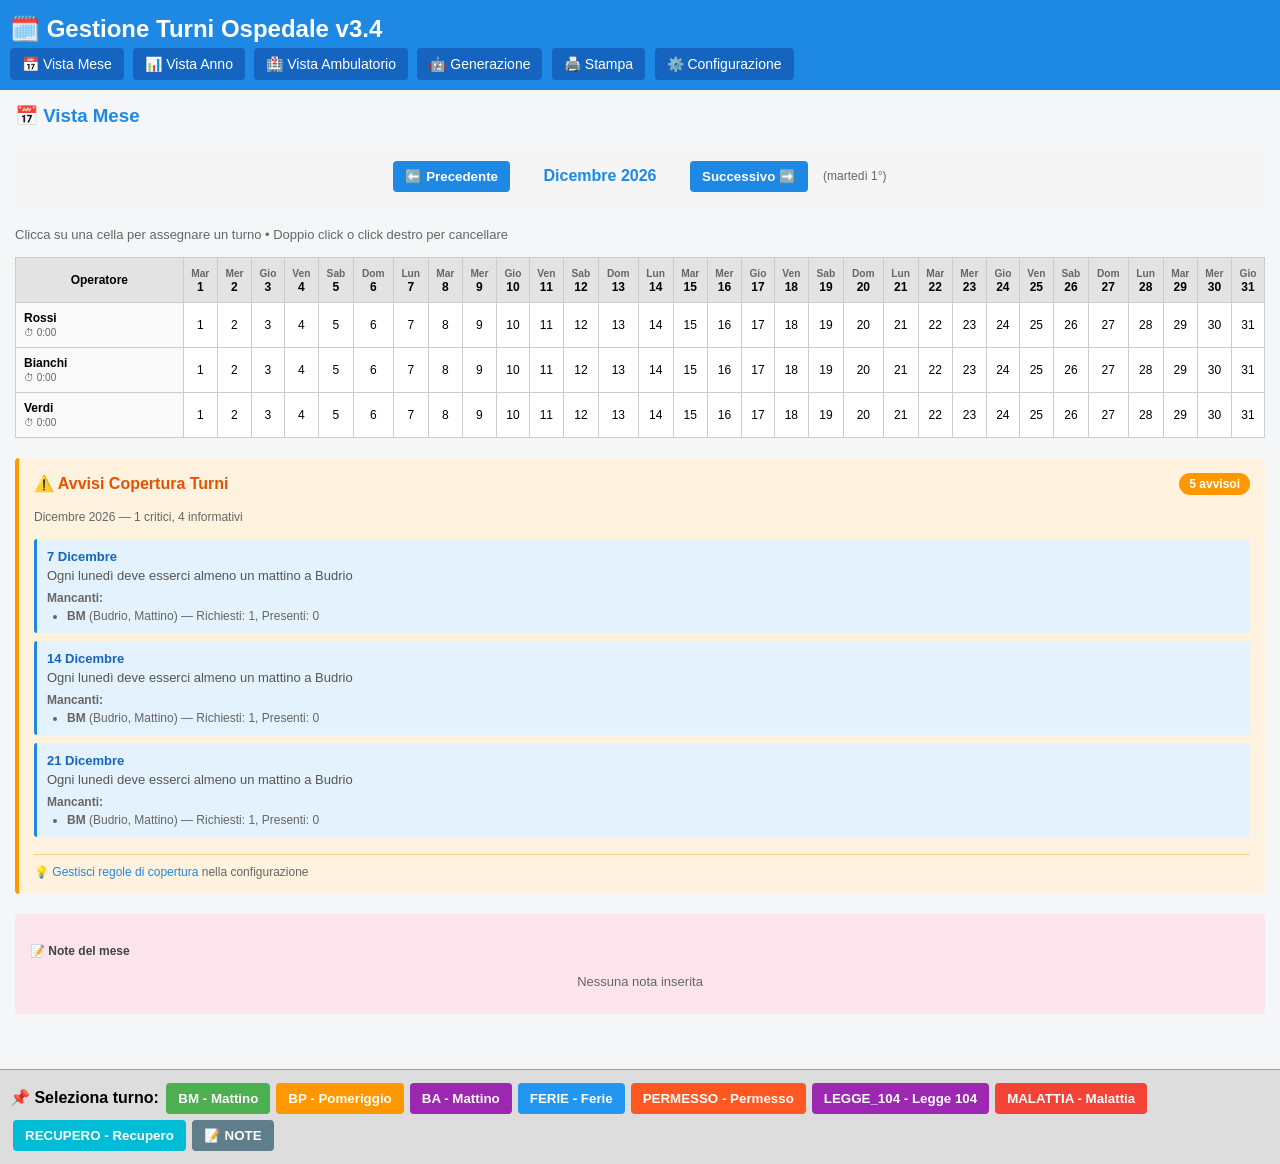
<file: index.html>
<!DOCTYPE html>
<html lang="it">
<head>
    <meta charset="UTF-8">
    <meta name="viewport" content="width=device-width, initial-scale=1.0">
    <title>Turni Ospedale v3.4</title>
    <link rel="stylesheet" href="css/style.css">
    <script src="https://cdn.sheetjs.com/xlsx-0.20.1/package/dist/xlsx.full.min.js"></script>
</head>
<body>

<header>
    <h2>🗓️ Gestione Turni Ospedale v3.4</h2>
    <nav>
        <button onclick="showView('mese')">📅 Vista Mese</button>
        <button onclick="showView('anno')">📊 Vista Anno</button>
        <button onclick="showView('ambulatorio')">🏥 Vista Ambulatorio</button>
        <button onclick="showView('auto')">🤖 Generazione</button>
        <button onclick="showView('stampa')">🖨️ Stampa</button>
        <button onclick="showView('config')">⚙️ Configurazione</button>
    </nav>
</header>

<section id="mese"></section>
<section id="anno" class="hidden"></section>
<section id="ambulatorio" class="hidden"></section>
<section id="auto" class="hidden"></section>
<section id="stampa" class="hidden"></section>
<section id="config" class="hidden"></section>

<footer>
    <strong>📌 Seleziona turno:</strong>
    <span id="turniBar"></span>
</footer>

<script type="module" src="js/app.js?v=4.8"></script>

</body>
</html>
</file>
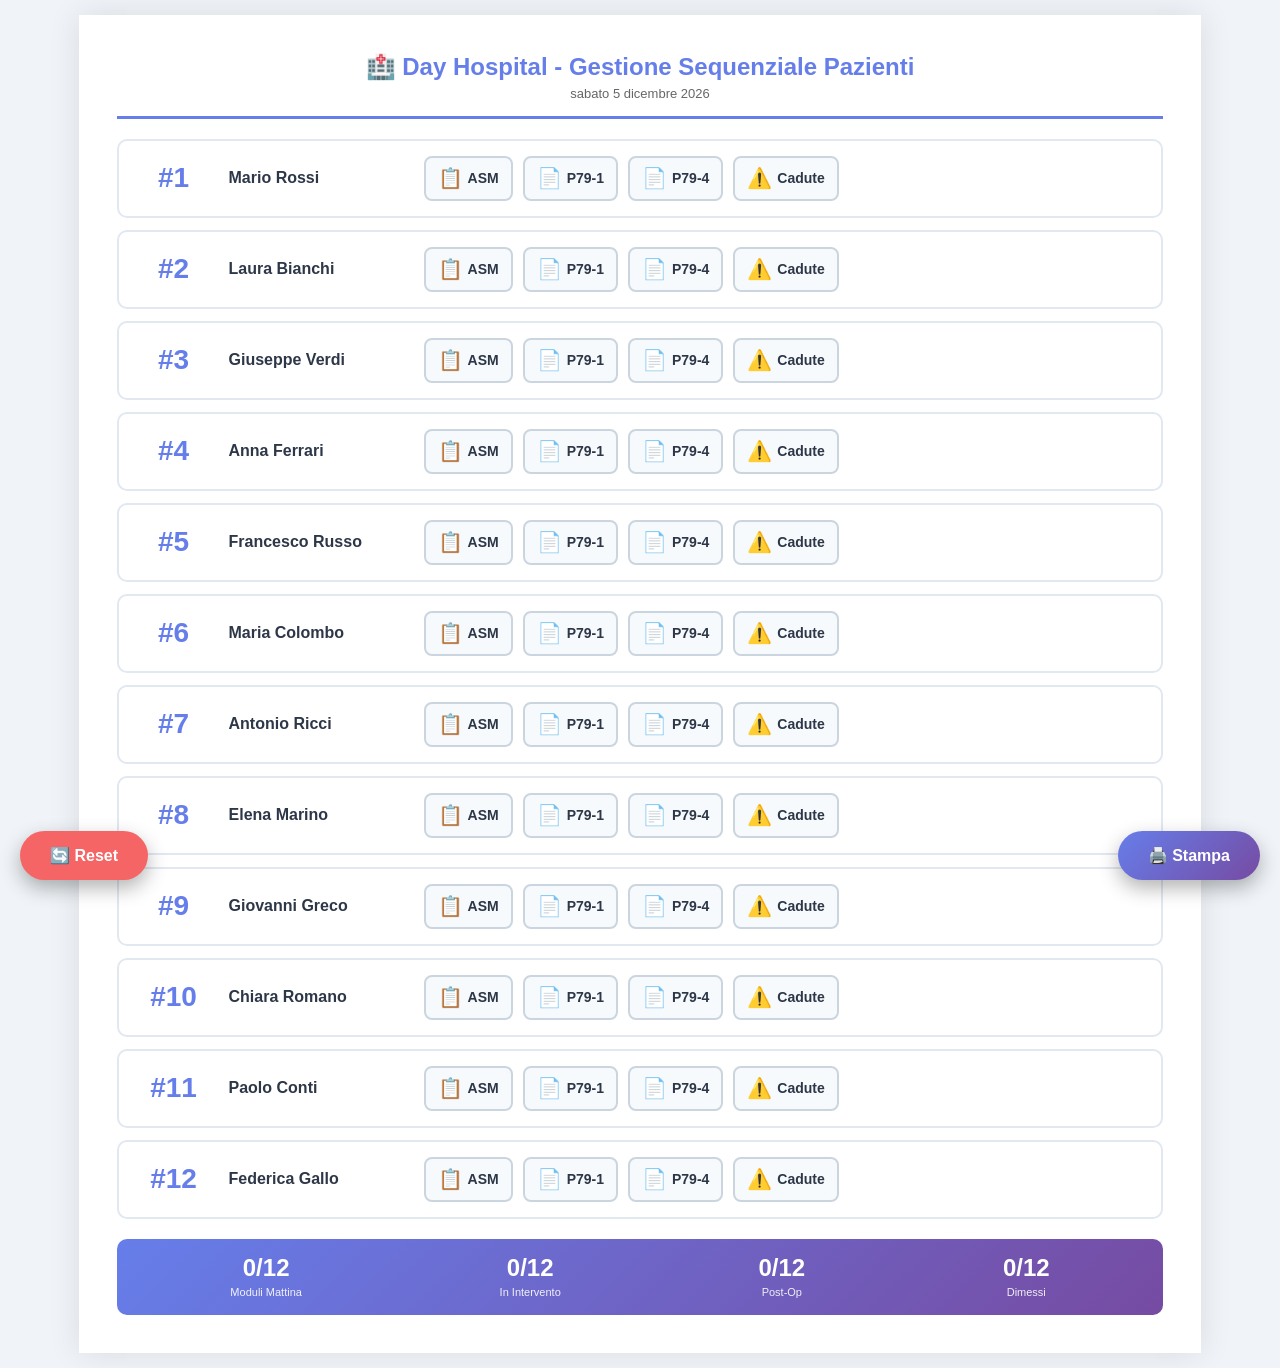
<file: day-hospital-app (5).html>
<!DOCTYPE html>
<html lang="it">
<head>
    <meta charset="UTF-8">
    <meta name="viewport" content="width=device-width, initial-scale=1.0">
    <title>Day Hospital - Gestione Pazienti</title>
    <style>
        * {
            margin: 0;
            padding: 0;
            box-sizing: border-box;
        }

        @media print {
            body {
                background: white !important;
            }
            .no-print {
                display: none !important;
            }
        }

        body {
            font-family: 'Segoe UI', Tahoma, Geneva, Verdana, sans-serif;
            background: #f0f4f8;
            padding: 15px;
        }

        .page-container {
            max-width: 29.7cm;
            margin: 0 auto;
            background: white;
            padding: 1cm;
            box-shadow: 0 0 30px rgba(0,0,0,0.1);
        }

        .header {
            text-align: center;
            margin-bottom: 20px;
            padding-bottom: 15px;
            border-bottom: 3px solid #667eea;
        }

        .header h1 {
            color: #667eea;
            font-size: 24px;
            margin-bottom: 5px;
        }

        .header .date {
            color: #666;
            font-size: 13px;
        }

        .patients-container {
            display: flex;
            flex-direction: column;
            gap: 12px;
        }

        .patient-row {
            display: grid;
            grid-template-columns: 80px 180px 1fr;
            gap: 15px;
            align-items: center;
            padding: 15px;
            border: 2px solid #e2e8f0;
            border-radius: 10px;
            transition: all 0.3s;
            background: white;
        }

        .patient-row.completed {
            background: linear-gradient(135deg, #c6f6d5, #9ae6b4);
            border-color: #48bb78;
        }

        .patient-number {
            font-size: 28px;
            font-weight: bold;
            color: #667eea;
            text-align: center;
        }

        .patient-name {
            font-size: 16px;
            font-weight: 600;
            color: #2d3748;
        }

        .actions-area {
            display: flex;
            gap: 10px;
            flex-wrap: wrap;
            align-items: center;
        }

        .icon-btn {
            display: inline-flex;
            align-items: center;
            justify-content: center;
            min-width: 70px;
            height: 45px;
            padding: 8px 12px;
            border-radius: 8px;
            cursor: pointer;
            transition: all 0.3s;
            background: #f7fafc;
            border: 2px solid #cbd5e0;
            font-size: 14px;
            font-weight: 600;
            color: #2d3748;
            position: relative;
        }

        .icon-btn:hover {
            transform: translateY(-3px);
            box-shadow: 0 4px 12px rgba(0,0,0,0.15);
            border-color: #667eea;
        }

        .icon-btn.completed {
            background: linear-gradient(135deg, #48bb78, #38a169);
            border-color: #38a169;
            color: white;
        }

        .icon-btn .emoji {
            font-size: 20px;
            margin-right: 5px;
        }

        .info-badge {
            display: inline-flex;
            align-items: center;
            padding: 8px 15px;
            background: #edf2f7;
            border-radius: 8px;
            font-size: 13px;
            font-weight: 600;
            color: #2d3748;
            border: 2px solid #cbd5e0;
            transition: all 0.3s;
        }

        .info-badge:hover {
            transform: translateY(-2px);
            box-shadow: 0 4px 12px rgba(0,0,0,0.15);
        }

        .info-badge.anestesia {
            background: #bee3f8;
            border-color: #4299e1;
            color: #2c5282;
        }

        .info-badge.orario {
            background: #fed7e2;
            border-color: #f687b3;
            color: #97266d;
        }

        .modal {
            display: none;
            position: fixed;
            top: 0;
            left: 0;
            width: 100%;
            height: 100%;
            background: rgba(0,0,0,0.7);
            z-index: 1000;
            align-items: center;
            justify-content: center;
        }

        .modal.active {
            display: flex;
        }

        .modal-content {
            background: white;
            border-radius: 15px;
            padding: 30px;
            max-width: 500px;
            width: 90%;
            box-shadow: 0 20px 60px rgba(0,0,0,0.3);
        }

        .modal-title {
            font-size: 22px;
            font-weight: bold;
            color: #2d3748;
            margin-bottom: 20px;
            text-align: center;
        }

        .anestesia-options {
            display: flex;
            flex-direction: column;
            gap: 12px;
        }

        .anestesia-btn {
            padding: 15px;
            background: #f7fafc;
            border: 2px solid #cbd5e0;
            border-radius: 10px;
            cursor: pointer;
            transition: all 0.3s;
            font-size: 16px;
            font-weight: 600;
            color: #2d3748;
            text-align: left;
        }

        .anestesia-btn:hover {
            background: #667eea;
            border-color: #667eea;
            color: white;
            transform: translateX(5px);
        }

        .close-modal-btn {
            margin-top: 20px;
            width: 100%;
            padding: 12px;
            background: #e2e8f0;
            border: none;
            border-radius: 8px;
            cursor: pointer;
            font-size: 14px;
            font-weight: 600;
            color: #4a5568;
        }

        .stats-bar {
            display: flex;
            justify-content: space-around;
            margin-top: 20px;
            padding: 15px;
            background: linear-gradient(135deg, #667eea, #764ba2);
            border-radius: 10px;
            color: white;
        }

        .stat-item {
            text-align: center;
        }

        .stat-number {
            font-size: 24px;
            font-weight: bold;
            display: block;
        }

        .stat-label {
            font-size: 11px;
            opacity: 0.9;
        }

        .print-btn, .reset-btn {
            position: fixed;
            bottom: 20px;
            padding: 15px 30px;
            border: none;
            border-radius: 50px;
            font-size: 16px;
            font-weight: 600;
            cursor: pointer;
            box-shadow: 0 8px 20px rgba(0,0,0,0.3);
            transition: transform 0.3s;
            z-index: 999;
        }

        .print-btn {
            right: 20px;
            background: linear-gradient(135deg, #667eea, #764ba2);
            color: white;
        }

        .reset-btn {
            left: 20px;
            background: #f56565;
            color: white;
        }

        .print-btn:hover, .reset-btn:hover {
            transform: translateY(-3px);
        }

        @media (max-width: 768px) {
            .patient-row {
                grid-template-columns: 60px 1fr;
                gap: 10px;
            }

            .patient-name {
                grid-column: 2;
            }

            .actions-area {
                grid-column: 1 / -1;
            }

            .icon-btn {
                min-width: 60px;
                height: 40px;
                font-size: 12px;
            }
        }
    </style>
</head>
<body>
    <div class="page-container">
        <div class="header">
            <h1>🏥 Day Hospital - Gestione Sequenziale Pazienti</h1>
            <div class="date" id="currentDate"></div>
        </div>

        <div class="patients-container" id="patientsContainer"></div>

        <div class="stats-bar">
            <div class="stat-item">
                <span class="stat-number" id="statFase1">0/12</span>
                <span class="stat-label">Moduli Mattina</span>
            </div>
            <div class="stat-item">
                <span class="stat-number" id="statFase2">0/12</span>
                <span class="stat-label">In Intervento</span>
            </div>
            <div class="stat-item">
                <span class="stat-number" id="statFase3">0/12</span>
                <span class="stat-label">Post-Op</span>
            </div>
            <div class="stat-item">
                <span class="stat-number" id="statFase4">0/12</span>
                <span class="stat-label">Dimessi</span>
            </div>
        </div>
    </div>

    <!-- Modal Anestesia -->
    <div class="modal" id="anestesiaModal">
        <div class="modal-content">
            <div class="modal-title">Seleziona Tipo Anestesia</div>
            <div class="anestesia-options">
                <div class="anestesia-btn" onclick="selectAnestesia('AG')">
                    💉 AG - Anestesia Generale
                </div>
                <div class="anestesia-btn" onclick="selectAnestesia('ALS')">
                    💉 ALS - Anestesia Loco-regionale Spinale
                </div>
                <div class="anestesia-btn" onclick="selectAnestesia('AL')">
                    💉 AL - Anestesia Locale
                </div>
                <div class="anestesia-btn" onclick="selectAnestesia('ALS+S')">
                    💉 ALS+S - Spinale + Sedazione
                </div>
                <div class="anestesia-btn" onclick="selectAnestesia('AL+S')">
                    💉 AL+S - Locale + Sedazione
                </div>
            </div>
            <button class="close-modal-btn" onclick="closeAnestesiaModal()">Annulla</button>
        </div>
    </div>

    <button class="print-btn no-print" onclick="window.print()">🖨️ Stampa</button>
    <button class="reset-btn no-print" onclick="resetDay()">🔄 Reset</button>

    <script>
        let patients = [];
        let currentPatientId = null;

        function initPatients() {
            const names = [
                'Mario Rossi', 'Laura Bianchi', 'Giuseppe Verdi', 'Anna Ferrari',
                'Francesco Russo', 'Maria Colombo', 'Antonio Ricci', 'Elena Marino',
                'Giovanni Greco', 'Chiara Romano', 'Paolo Conti', 'Federica Gallo'
            ];

            patients = names.map((name, index) => ({
                id: index + 1,
                number: index + 1,
                name: name,
                fase: 1, // 1=Mattina, 2=Intervento, 3=Post-Op, 4=Dimissione
                // Fase 1
                asm: false,
                p79_1: false,
                p79_4: false,
                cadute: false,
                // Fase 2
                rientro: null,
                anestesia: null,
                // Fase 3
                colazione: null,
                alzato: null,
                urinato: null,
                pranzo: null,
                // Fase 4
                dimissioneAnestesista: false,
                dimissioneChirurgo: false,
                stampato: false
            }));

            saveData();
        }

        function saveData() {
            localStorage.setItem('dayHospitalSequential', JSON.stringify(patients));
        }

        function loadData() {
            const saved = localStorage.getItem('dayHospitalSequential');
            if (saved) {
                patients = JSON.parse(saved);
            } else {
                initPatients();
            }
        }

        function init() {
            loadData();
            updateDate();
            renderPatients();
            updateStats();
        }

        function updateDate() {
            const now = new Date();
            const options = { weekday: 'long', year: 'numeric', month: 'long', day: 'numeric' };
            document.getElementById('currentDate').textContent = now.toLocaleDateString('it-IT', options);
        }

        function renderPatients() {
            const container = document.getElementById('patientsContainer');
            container.innerHTML = patients.map(patient => {
                // Verde quando colazione, alzato, urinato e pranzo sono tutti completati
                const isPostOpComplete = patient.colazione && patient.alzato && 
                                        patient.urinato && patient.pranzo;
                
                return `
                    <div class="patient-row ${isPostOpComplete ? 'completed' : ''}">
                        <div class="patient-number">#${patient.number}</div>
                        <div class="patient-name">${patient.name}</div>
                        <div class="actions-area">
                            ${renderPatientActions(patient)}
                        </div>
                    </div>
                `;
            }).join('');
        }

        function renderPatientActions(patient) {
            if (patient.fase === 1) {
                // FASE 1: Moduli mattina
                return `
                    <div class="icon-btn ${patient.asm ? 'completed' : ''}" 
                         onclick="toggleFase1(${patient.id}, 'asm')">
                        <span class="emoji">📋</span> ASM
                    </div>
                    <div class="icon-btn ${patient.p79_1 ? 'completed' : ''}" 
                         onclick="toggleFase1(${patient.id}, 'p79_1')">
                        <span class="emoji">📄</span> P79-1
                    </div>
                    <div class="icon-btn ${patient.p79_4 ? 'completed' : ''}" 
                         onclick="toggleFase1(${patient.id}, 'p79_4')">
                        <span class="emoji">📄</span> P79-4
                    </div>
                    <div class="icon-btn ${patient.cadute ? 'completed' : ''}" 
                         onclick="toggleFase1(${patient.id}, 'cadute')">
                        <span class="emoji">⚠️</span> Cadute
                    </div>
                `;
            } else if (patient.fase === 2) {
                // FASE 2: Intervento - mostra sempre rientro e anestesia
                let html = '';
                if (!patient.rientro) {
                    html += `
                        <div class="icon-btn" onclick="setRientro(${patient.id})">
                            <span class="emoji">⬆️</span> Rientro
                        </div>
                    `;
                } else {
                    html += `<div class="info-badge orario">⬆️ Rientro: ${patient.rientro}</div>`;
                }
                
                if (!patient.anestesia) {
                    html += `
                        <div class="icon-btn" onclick="openAnestesiaModal(${patient.id})">
                            <span class="emoji">💉</span> Anestesia
                        </div>
                    `;
                } else {
                    html += `<div class="info-badge anestesia">💉 ${patient.anestesia}</div>`;
                }
                
                return html;
            } else if (patient.fase === 3) {
                // FASE 3: Post-Operatorio - mostra sempre rientro e anestesia
                let html = '';
                
                // Mantieni visibili rientro e anestesia - cliccabili per modificare
                html += `<div class="info-badge orario" onclick="setRientro(${patient.id})" style="cursor: pointer;" title="Clicca per modificare o cancellare">⬆️ Rientro: ${patient.rientro}</div>`;
                html += `<div class="info-badge anestesia" onclick="openAnestesiaModal(${patient.id})" style="cursor: pointer;" title="Clicca per modificare o cancellare">💉 ${patient.anestesia}</div>`;
                
                if (!patient.colazione) {
                    html += `<div class="icon-btn" onclick="setOrario(${patient.id}, 'colazione')">
                        <span class="emoji">☕</span> Colazione
                    </div>`;
                } else {
                    html += `<div class="info-badge orario" onclick="setOrario(${patient.id}, 'colazione')" style="cursor: pointer;" title="Clicca per modificare o cancellare">☕ ${patient.colazione}</div>`;
                }
                
                if (!patient.alzato) {
                    html += `<div class="icon-btn" onclick="setOrario(${patient.id}, 'alzato')">
                        <span class="emoji">🚶</span> Alzato
                    </div>`;
                } else {
                    html += `<div class="info-badge orario" onclick="setOrario(${patient.id}, 'alzato')" style="cursor: pointer;" title="Clicca per modificare o cancellare">🚶 ${patient.alzato}</div>`;
                }
                
                if (!patient.urinato) {
                    html += `<div class="icon-btn" onclick="setOrario(${patient.id}, 'urinato')">
                        <span class="emoji">🚽</span> Urinato
                    </div>`;
                } else {
                    html += `<div class="info-badge orario" onclick="setOrario(${patient.id}, 'urinato')" style="cursor: pointer;" title="Clicca per modificare o cancellare">🚽 ${patient.urinato}</div>`;
                }
                
                if (!patient.pranzo) {
                    html += `<div class="icon-btn" onclick="setOrario(${patient.id}, 'pranzo')">
                        <span class="emoji">🍽️</span> Pranzo
                    </div>`;
                } else {
                    html += `<div class="info-badge orario" onclick="setOrario(${patient.id}, 'pranzo')" style="cursor: pointer;" title="Clicca per modificare o cancellare">🍽️ ${patient.pranzo}</div>`;
                }
                
                return html;
            } else if (patient.fase === 4) {
                // FASE 4: Dimissione - mostra sempre rientro e anestesia
                let html = '';
                
                // Mantieni visibili rientro e anestesia - cliccabili per modificare
                html += `<div class="info-badge orario" onclick="setRientro(${patient.id})" style="cursor: pointer;" title="Clicca per modificare o cancellare">⬆️ Rientro: ${patient.rientro}</div>`;
                html += `<div class="info-badge anestesia" onclick="openAnestesiaModal(${patient.id})" style="cursor: pointer;" title="Clicca per modificare o cancellare">💉 ${patient.anestesia}</div>`;
                
                html += `
                    <div class="icon-btn ${patient.dimissioneAnestesista ? 'completed' : ''}" 
                         onclick="toggleFase4(${patient.id}, 'dimissioneAnestesista')">
                        <span class="emoji">👨‍⚕️</span> Anestesista
                    </div>
                    <div class="icon-btn ${patient.dimissioneChirurgo ? 'completed' : ''}" 
                         onclick="toggleFase4(${patient.id}, 'dimissioneChirurgo')">
                        <span class="emoji">⚕️</span> Chirurgo
                    </div>
                    <div class="icon-btn ${patient.stampato ? 'completed' : ''}" 
                         onclick="toggleFase4(${patient.id}, 'stampato')">
                        <span class="emoji">🖨️</span> Stampato
                    </div>
                `;
                
                return html;
            }
        }

        function toggleFase1(patientId, field) {
            const patient = patients.find(p => p.id === patientId);
            patient[field] = !patient[field];
            
            // Check if all fase 1 completed
            if (patient.asm && patient.p79_1 && patient.p79_4 && patient.cadute) {
                patient.fase = 2;
            }
            
            saveData();
            renderPatients();
            updateStats();
        }

        function setRientro(patientId) {
            const patient = patients.find(p => p.id === patientId);
            
            // Se già impostato, chiedi conferma per cancellare
            if (patient.rientro) {
                if (confirm('Vuoi cancellare l\'orario di rientro?')) {
                    patient.rientro = null;
                    // Non torna indietro di fase, rimane in fase 2
                    saveData();
                    renderPatients();
                    updateStats();
                }
                return;
            }
            
            // Altrimenti imposta l'orario attuale
            const now = new Date();
            patient.rientro = now.toLocaleTimeString('it-IT', { hour: '2-digit', minute: '2-digit' });
            
            checkFase2Complete(patient);
            saveData();
            renderPatients();
            updateStats();
        }

        function openAnestesiaModal(patientId) {
            currentPatientId = patientId;
            document.getElementById('anestesiaModal').classList.add('active');
        }

        function closeAnestesiaModal() {
            document.getElementById('anestesiaModal').classList.remove('active');
            currentPatientId = null;
        }

        function selectAnestesia(tipo) {
            const patient = patients.find(p => p.id === currentPatientId);
            
            // Se clicco sullo stesso tipo già selezionato, chiedi conferma per cancellare
            if (patient.anestesia === tipo) {
                if (confirm('Vuoi cancellare il tipo di anestesia?')) {
                    patient.anestesia = null;
                    closeAnestesiaModal();
                    saveData();
                    renderPatients();
                    updateStats();
                }
                return;
            }
            
            patient.anestesia = tipo;
            
            checkFase2Complete(patient);
            closeAnestesiaModal();
            saveData();
            renderPatients();
            updateStats();
        }

        function checkFase2Complete(patient) {
            if (patient.rientro && patient.anestesia) {
                patient.fase = 3;
            }
        }

        function setOrario(patientId, field) {
            const patient = patients.find(p => p.id === patientId);
            
            // Se già impostato, chiedi conferma per cancellare
            if (patient[field]) {
                const fieldNames = {
                    colazione: 'colazione',
                    alzato: 'mobilizzazione',
                    urinato: 'minzione',
                    pranzo: 'pranzo'
                };
                if (confirm(`Vuoi cancellare l'orario di ${fieldNames[field]}?`)) {
                    patient[field] = null;
                    // Se era in fase 4 (dimissione), torna in fase 3 (post-op)
                    if (patient.fase === 4) {
                        patient.fase = 3;
                    }
                    saveData();
                    renderPatients();
                    updateStats();
                }
                return;
            }
            
            // Altrimenti imposta l'orario attuale
            const now = new Date();
            patient[field] = now.toLocaleTimeString('it-IT', { hour: '2-digit', minute: '2-digit' });
            
            // Check if all fase 3 completed
            if (patient.colazione && patient.alzato && patient.urinato && patient.pranzo) {
                patient.fase = 4;
            }
            
            saveData();
            renderPatients();
            updateStats();
        }

        function toggleFase4(patientId, field) {
            const patient = patients.find(p => p.id === patientId);
            patient[field] = !patient[field];
            // Non torna indietro di fase, rimane in fase 4
            saveData();
            renderPatients();
            updateStats();
        }

        function updateStats() {
            const fase1Complete = patients.filter(p => p.fase >= 2).length;
            const fase2Complete = patients.filter(p => p.fase >= 3).length;
            const fase3Complete = patients.filter(p => p.fase >= 4).length;
            const fase4Complete = patients.filter(p => 
                p.fase === 4 && p.dimissioneAnestesista && p.dimissioneChirurgo && p.stampato
            ).length;

            document.getElementById('statFase1').textContent = `${fase1Complete}/12`;
            document.getElementById('statFase2').textContent = `${fase2Complete}/12`;
            document.getElementById('statFase3').textContent = `${fase3Complete}/12`;
            document.getElementById('statFase4').textContent = `${fase4Complete}/12`;
        }

        function resetDay() {
            if (confirm('Sei sicuro di voler resettare tutti i dati della giornata?')) {
                initPatients();
                renderPatients();
                updateStats();
            }
        }

        // Chiudi modal con ESC
        document.addEventListener('keydown', (e) => {
            if (e.key === 'Escape') {
                closeAnestesiaModal();
            }
        });

        window.onload = init;
    </script>
</body>
</html>
</file>
<file: css/style.css>
body {
    font-family: Arial, sans-serif;
    margin: 0;
    background: #f4f6f8;
}

header {
    background: #1e88e5;
    color: white;
    padding: 10px;
}

header h2 {
    margin: 5px 0;
}

nav button {
    margin-right: 5px;
    padding: 8px 12px;
    background: #1565c0;
    color: white;
    border: none;
    cursor: pointer;
    border-radius: 4px;
    font-size: 14px;
}

nav button:hover {
    background: #0d47a1;
}

section {
    padding: 15px;
}

/* TABELLA EXCEL */
table {
    border-collapse: collapse;
    width: 100%;
    background: white;
    margin-top: 15px;
}

th, td {
    border: 1px solid #ccc;
    text-align: center;
    padding: 8px 4px;
    font-size: 12px;
}

th {
    background: #e3e3e3;
    font-weight: bold;
}

.operator {
    background: #f9f9f9;
    font-weight: bold;
    position: sticky;
    left: 0;
    min-width: 120px;
    text-align: left;
    padding-left: 8px;
}

/* TURNI */
.turno-btn {
    padding: 8px 12px;
    margin: 3px;
    border: none;
    cursor: pointer;
    color: white;
    border-radius: 4px;
    font-weight: bold;
}

.turno-btn:hover {
    opacity: 0.8;
    transform: scale(1.05);
}

.turno-attivo {
    outline: 3px solid #000;
    box-shadow: 0 0 8px rgba(0,0,0,0.5);
}

/* NASCONDI */
.hidden {
    display: none;
}

footer {
    padding: 10px;
    background: #ddd;
    border-top: 1px solid #999;
    margin-top: 20px;
}

h3 {
    margin-top: 0;
    color: #1e88e5;
}

h4 {
    color: #424242;
    margin-top: 15px;
}

.filtro-turni {
    margin-bottom: 15px;
}

.filtro-turni button {
    padding: 6px 10px;
    margin-right: 5px;
    background: #e0e0e0;
    border: 1px solid #999;
    cursor: pointer;
    border-radius: 4px;
    font-size: 13px;
}

.filtro-turni button:hover {
    background: #d0d0d0;
}

.filtro-turni button.attivo {
    background: #1e88e5;
    color: white;
    font-weight: bold;
}

.config-section {
    margin: 20px 0;
    padding: 15px;
    border-radius: 4px;
}

.config-info {
    background: #e3f2fd;
}

.config-turni {
    background: #f3e5f5;
}

.config-azioni {
    background: #fff3e0;
}

.config-note {
    background: #fce4ec;
    font-size: 12px;
    color: #666;
}

button.config-btn {
    padding: 8px 12px;
    margin-right: 5px;
    margin-bottom: 5px;
    border: none;
    cursor: pointer;
    border-radius: 4px;
    color: white;
    font-weight: bold;
}

button.config-btn:hover {
    opacity: 0.9;
}

button.config-add {
    background: #4caf50;
}

button.config-remove {
    background: #f44336;
}

button.config-clear {
    background: #9e9e9e;
}

.turno-list {
    list-style: none;
    padding: 0;
}

.turno-list li {
    margin: 8px 0;
}

.turno-color {
    display: inline-block;
    width: 20px;
    height: 20px;
    border-radius: 3px;
    margin-right: 8px;
    vertical-align: middle;
}

.operatori-list {
    list-style: none;
    padding: 0;
    columns: 2;
}

.operatori-list li {
    margin: 5px 0;
    background: #f5f5f5;
    padding: 5px 10px;
    border-radius: 3px;
    break-inside: avoid;
}

.info-text {
    color: #666;
    font-size: 13px;
    margin: 10px 0;
}

.info-text small {
    color: #999;
}

.summary-info {
    margin-top: 10px;
    font-size: 12px;
    color: #666;
    font-style: italic;
}

.no-data {
    color: #999;
    font-style: italic;
}

/* GRIGLIA ANNO */
@media (min-width: 1200px) {
    #anno > div[style*="display: grid"] {
        grid-template-columns: repeat(4, 1fr) !important;
    }
}

@media (max-width: 1199px) and (min-width: 768px) {
    #anno > div[style*="display: grid"] {
        grid-template-columns: repeat(3, 1fr) !important;
    }
}

@media (max-width: 767px) {
    #anno > div[style*="display: grid"] {
        grid-template-columns: repeat(2, 1fr) !important;
    }
}

/* GRIGLIA ANNO */
.note-badge {
    display: inline-block;
    margin-left: 4px;
    padding: 1px 5px;
    font-size: 9px;
    background: #ffeb3b;
    color: #000;
    border-radius: 3px;
    font-weight: bold;
    border: 1px solid #fbc02d;
}

/* STAMPA */
@media print {
    * {
        -webkit-print-color-adjust: exact !important;
        print-color-adjust: exact !important;
    }

    header, nav, footer, .nav-controls, button, #turniBar, .info-text, #noteInline {
        display: none !important;
    }

    body {
        background: white;
        font-size: 11px;
        color: #000;
        margin: 0;
        padding: 0;
    }

    section {
        padding: 0;
    }

    h2 {
        text-align: center;
        margin-bottom: 5px;
        margin-top: 0;
        font-size: 16px;
    }

    h4 {
        text-align: center;
        margin-top: 0;
        margin-bottom: 15px;
        font-weight: normal;
        font-size: 12px;
    }

    table {
        width: 100%;
        border-collapse: collapse;
        margin-top: 10px;
        page-break-inside: avoid;
    }

    th {
        background: #f0f0f0 !important;
        color: #000 !important;
        font-weight: bold;
    }

    th, td {
        border: 1px solid #000;
        padding: 3px;
        text-align: center;
        vertical-align: middle;
        font-size: 10px;
        white-space: nowrap;
        overflow: hidden;
        text-overflow: ellipsis;
    }

    td:first-child {
        text-align: left;
        font-weight: bold;
        white-space: nowrap;
        padding: 4px 6px;
    }

    .print-block {
        page-break-after: always;
        padding: 15px;
    }

    .print-legenda {
        margin-top: 20px;
        display: grid;
        grid-template-columns: repeat(2, 1fr);
        gap: 6px 20px;
        font-size: 10px;
        page-break-inside: avoid;
    }

    .print-note {
        margin-top: 30px;
        border-top: 1px solid #000;
        padding-top: 15px;
        font-size: 10px;
        page-break-inside: avoid;
    }
}

/* NAVIGAZIONE */
.nav-controls {
    display: flex;
    justify-content: center;
    align-items: center;
    gap: 15px;
    margin-bottom: 20px;
    padding: 15px;
    background: #f5f5f5;
    border-radius: 4px;
}

.nav-controls button {
    padding: 8px 12px;
    background: #1e88e5;
    color: white;
    border: none;
    cursor: pointer;
    border-radius: 4px;
    font-weight: bold;
    transition: all 0.2s;
}

.nav-controls button:hover:not(:disabled) {
    background: #1565c0;
    transform: scale(1.05);
}

.nav-controls button:disabled {
    background: #ccc;
    cursor: not-allowed;
    opacity: 0.5;
}

.nav-title {
    font-size: 16px;
    font-weight: bold;
    color: #1e88e5;
    min-width: 150px;
    text-align: center;
}

.nav-info {
    color: #666;
    font-size: 12px;
}

/* ============= TURNI AUTO-GENERATI (BOZZA) ============= */
/* Pattern a righe diagonali per turni generati automaticamente */
.turno-auto-preview {
    position: relative;
}

.turno-auto-preview::after {
    content: "";
    position: absolute;
    inset: 0;
    pointer-events: none;

    /* Righe diagonali bianche semi-trasparenti */
    background-image: repeating-linear-gradient(
        135deg,
        rgba(255, 255, 255, 0.25) 0,
        rgba(255, 255, 255, 0.25) 8px,
        transparent 8px,
        transparent 16px
    );
}
</file>
